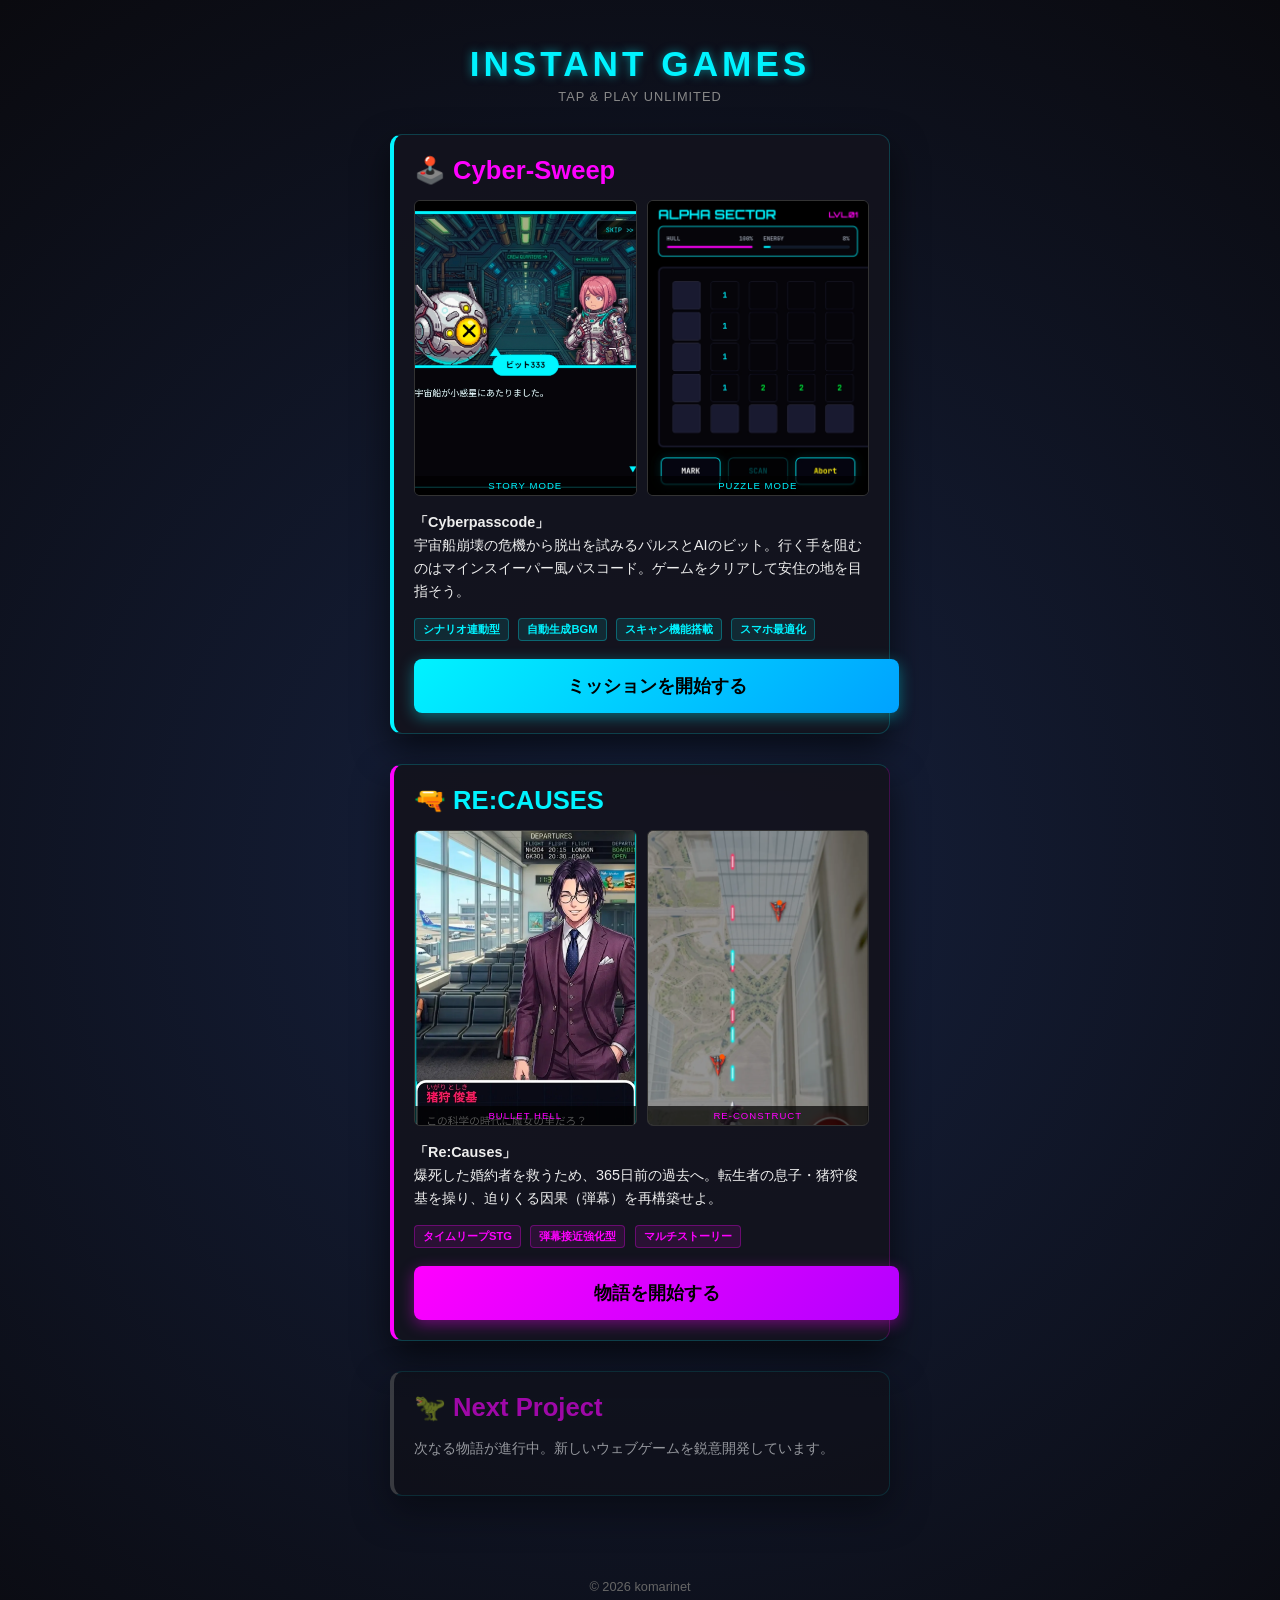
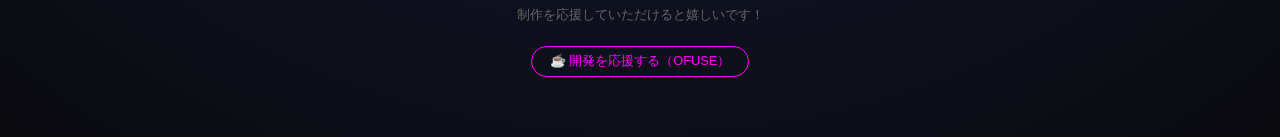
<file: index.html>
<!DOCTYPE html>
<html lang="ja">
<head>
    <meta charset="UTF-8">
    <meta name="viewport" content="width=device-width, initial-scale=1.0">
    <title>INSTANT GAMES - 暇つぶしゲーム集</title>
    <style>
        :root {
            --neon-blue: #00f3ff;
            --neon-pink: #ff00ff;
            --bg-dark: #0a0a0f;
            --panel-bg: rgba(20, 20, 30, 0.95);
        }

        body {
            font-family: 'Segoe UI', Roboto, Helvetica, Arial, sans-serif;
            background-color: var(--bg-dark);
            background-image: 
                radial-gradient(circle at 50% 50%, #16213e 0%, #0a0a0f 100%);
            color: white;
            margin: 0;
            padding: 20px;
            display: flex;
            flex-direction: column;
            align-items: center;
            min-height: 100vh;
        }

        header {
            text-align: center;
            margin-bottom: 30px;
        }

        h1 {
            font-size: 2.2rem;
            letter-spacing: 4px;
            color: var(--neon-blue);
            text-shadow: 0 0 10px rgba(0, 243, 255, 0.5);
            margin-bottom: 5px;
        }

        .subtitle {
            font-size: 0.8rem;
            color: #888;
            letter-spacing: 1px;
        }

        .container {
            width: 100%;
            max-width: 500px;
        }

        /* ゲームカード */
        .game-section {
            background: var(--panel-bg);
            border: 1px solid rgba(0, 243, 255, 0.2);
            border-left: 4px solid var(--neon-blue);
            border-radius: 12px;
            padding: 20px;
            margin-bottom: 30px;
            box-shadow: 0 15px 35px rgba(0,0,0,0.6);
        }

        /* RE:CAUSES用のピンクアクセント */
        .game-section.re-causes {
            border-left-color: var(--neon-pink);
            border-right: 1px solid rgba(255, 0, 255, 0.2);
        }

        .game-title {
            font-size: 1.6rem;
            color: var(--neon-pink);
            margin: 0 0 15px 0;
            display: flex;
            align-items: center;
            gap: 10px;
        }

        .re-causes .game-title {
            color: var(--neon-blue);
        }

        /* スクショギャラリー：2枚並べる */
        .screenshot-gallery {
            display: grid;
            grid-template-columns: 1fr 1fr;
            gap: 10px;
            margin-bottom: 15px;
        }

        .screenshot-box {
            position: relative;
            aspect-ratio: 3 / 4; /* スマホの縦長画面に合わせる */
            background: #111;
            border-radius: 6px;
            overflow: hidden;
            border: 1px solid #333;
        }

        .screenshot-box img {
            width: 100%;
            height: 100%;
            object-fit: cover;
            transition: transform 0.4s ease;
        }

        .screenshot-box:hover img {
            transform: scale(1.1);
        }

        .screenshot-label {
            position: absolute;
            bottom: 0;
            left: 0;
            right: 0;
            background: rgba(0,0,0,0.7);
            font-size: 0.6rem;
            padding: 4px;
            text-align: center;
            color: var(--neon-blue);
            text-transform: uppercase;
            letter-spacing: 1px;
        }

        .re-causes .screenshot-label {
            color: var(--neon-pink);
        }

        .game-desc {
            font-size: 0.9rem;
            line-height: 1.6;
            color: #eee;
            margin-bottom: 15px;
        }

        .rule-tag {
            display: inline-block;
            background: rgba(0, 243, 255, 0.1);
            color: var(--neon-blue);
            font-size: 0.7rem;
            padding: 3px 8px;
            border-radius: 4px;
            margin-right: 5px;
            margin-bottom: 8px;
            border: 1px solid rgba(0, 243, 255, 0.3);
            font-weight: bold;
        }

        .re-causes .rule-tag {
            background: rgba(255, 0, 255, 0.1);
            color: var(--neon-pink);
            border: 1px solid rgba(255, 0, 255, 0.3);
        }

        .play-button {
            display: block;
            width: 100%;
            background: linear-gradient(135deg, var(--neon-blue), #00a2ff);
            color: black;
            text-align: center;
            text-decoration: none;
            font-weight: bold;
            padding: 15px;
            border-radius: 8px;
            margin-top: 10px;
            transition: 0.3s;
            box-shadow: 0 4px 15px rgba(0, 243, 255, 0.4);
            font-size: 1.1rem;
        }

        .re-causes .play-button {
            background: linear-gradient(135deg, var(--neon-pink), #b300ff);
            box-shadow: 0 4px 15px rgba(255, 0, 255, 0.4);
        }

        .play-button:active {
            transform: scale(0.96);
            filter: brightness(1.2);
        }

        .coming-soon {
            opacity: 0.6;
            border-left-color: #555;
            background: rgba(15, 15, 20, 0.8);
        }

        footer {
            margin-top: auto;
            text-align: center;
            padding: 40px 0;
            font-size: 0.8rem;
            color: #666;
        }

        .donate-link {
            display: inline-block;
            margin-top: 10px;
            color: var(--neon-pink);
            text-decoration: none;
            border: 1px solid var(--neon-pink);
            padding: 6px 18px;
            border-radius: 20px;
            transition: 0.3s;
        }

        .donate-link:hover {
            background: var(--neon-pink);
            color: white;
        }
    </style>
</head>
<body>

    <header>
        <h1>INSTANT GAMES</h1>
        <div class="subtitle">TAP & PLAY UNLIMITED</div>
    </header>

    <div class="container">
        
        <div class="game-section">
            <h2 class="game-title">🕹️ Cyber-Sweep</h2>
            
            <div class="screenshot-gallery">
                <div class="screenshot-box">
                    <img src="img/sc01.jpg" alt="Adventure Part">
                    <div class="screenshot-label">Story Mode</div>
                </div>
                <div class="screenshot-box">
                    <img src="img/sc02.jpg" alt="Game Part">
                    <div class="screenshot-label">Puzzle Mode</div>
                </div>
            </div>

            <div class="game-desc">
                <strong>「Cyberpasscode」</strong><br>
                宇宙船崩壊の危機から脱出を試みるパルスとAIのビット。行く手を阻むのはマインスイーパー風パスコード。ゲームをクリアして安住の地を目指そう。
            </div>
            
            <div>
                <span class="rule-tag">シナリオ連動型</span>
                <span class="rule-tag">自動生成BGM</span>
                <span class="rule-tag">スキャン機能搭載</span>
                <span class="rule-tag">スマホ最適化</span>
            </div>

            <a href="game001/index.html" class="play-button">ミッションを開始する</a>
        </div>

        <div class="game-section re-causes">
            <h2 class="game-title">🔫 RE:CAUSES</h2>
            
            <div class="screenshot-gallery">
                <div class="screenshot-box">
                    <img src="img/re01.webp" alt="STG Part">
                    <div class="screenshot-label">Bullet Hell</div>
                </div>
                <div class="screenshot-box">
                    <img src="img/re02.webp" alt="System Part">
                    <div class="screenshot-label">Re-Construct</div>
                </div>
            </div>

            <div class="game-desc">
                <strong>「Re:Causes」</strong><br>
                爆死した婚約者を救うため、365日前の過去へ。転生者の息子・猪狩俊基を操り、迫りくる因果（弾幕）を再構築せよ。
            </div>
            
            <div>
                <span class="rule-tag">タイムリープSTG</span>
                <span class="rule-tag">弾幕接近強化型</span>
                <span class="rule-tag">マルチストーリー</span>
            </div>

            <a href="game002/index.html" class="play-button">物語を開始する</a>
        </div>

        <div class="game-section coming-soon">
            <h2 class="game-title">🦖 Next Project</h2>
            <div class="game-desc">
                次なる物語が進行中。新しいウェブゲームを鋭意開発しています。
            </div>
        </div>

    </div>

    <footer>
        <p>&copy; 2026 komarinet</p>
        <p>制作を応援していただけると嬉しいです！</p>
        <a href="https://ofuse.me/7de51c26" class="donate-link" target="_blank">☕ 開発を応援する（OFUSE）</a>
    </footer>

</body>
</html>
</file>
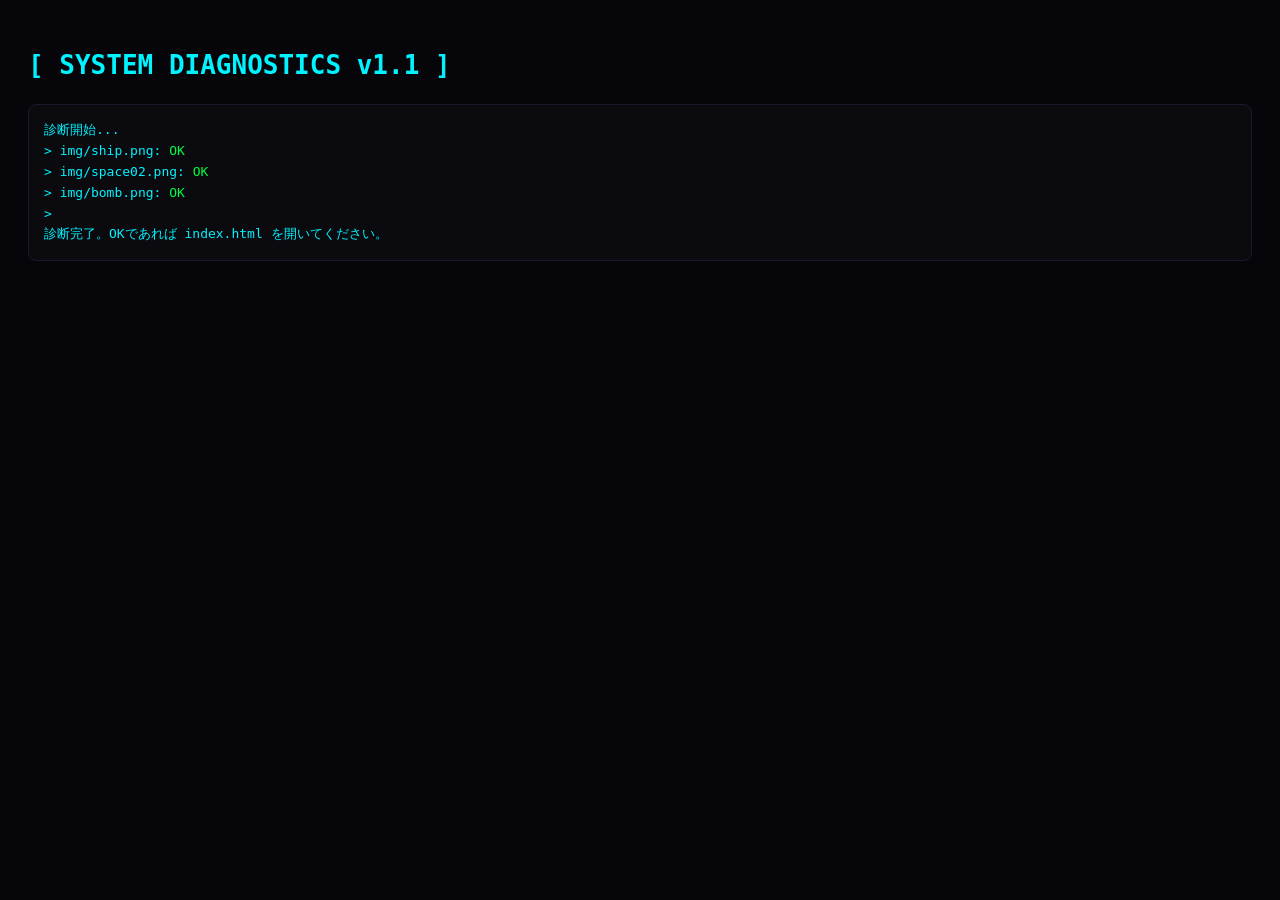
<file: game001/check.html>
<!DOCTYPE html>
<html lang="ja">
<head>
    <meta charset="UTF-8">
    <title>SYSTEM DIAGNOSTICS v1.1</title>
    <style>
        body { background: #05050a; color: #00f3ff; font-family: monospace; padding: 20px; line-height: 1.6; }
        .log { border: 1px solid #1a1a2e; padding: 15px; background: #0a0a0f; border-radius: 8px; }
        .ok { color: #00ff41; }
        .error { color: #ff00ff; font-weight: bold; }
    </style>
</head>
<body>
    <h1>[ SYSTEM DIAGNOSTICS v1.1 ]</h1>
    <div class="log" id="log">診断開始...<br></div>
    <script>
        const log = document.getElementById('log');
        function addLog(msg, type = '') {
            const div = document.createElement('div');
            div.className = type;
            div.innerHTML = `> ${msg}`;
            log.appendChild(div);
        }
        async function checkImg(p) {
            return new Promise(r => {
                const i = new Image();
                i.onload = () => r(true);
                i.onerror = () => r(false);
                i.src = p;
            });
        }
        async function run() {
            const imgs = ['img/ship.png', 'img/space02.png', 'img/bomb.png'];
            for (const p of imgs) {
                const ok = await checkImg(p);
                addLog(`${p}: ${ok ? '<span class="ok">OK</span>' : '<span class="error">NOT FOUND</span>'}`);
            }
            addLog("<br>診断完了。OKであれば index.html を開いてください。");
        }
        window.onload = run;
    </script>
</body>
</html>
</file>
